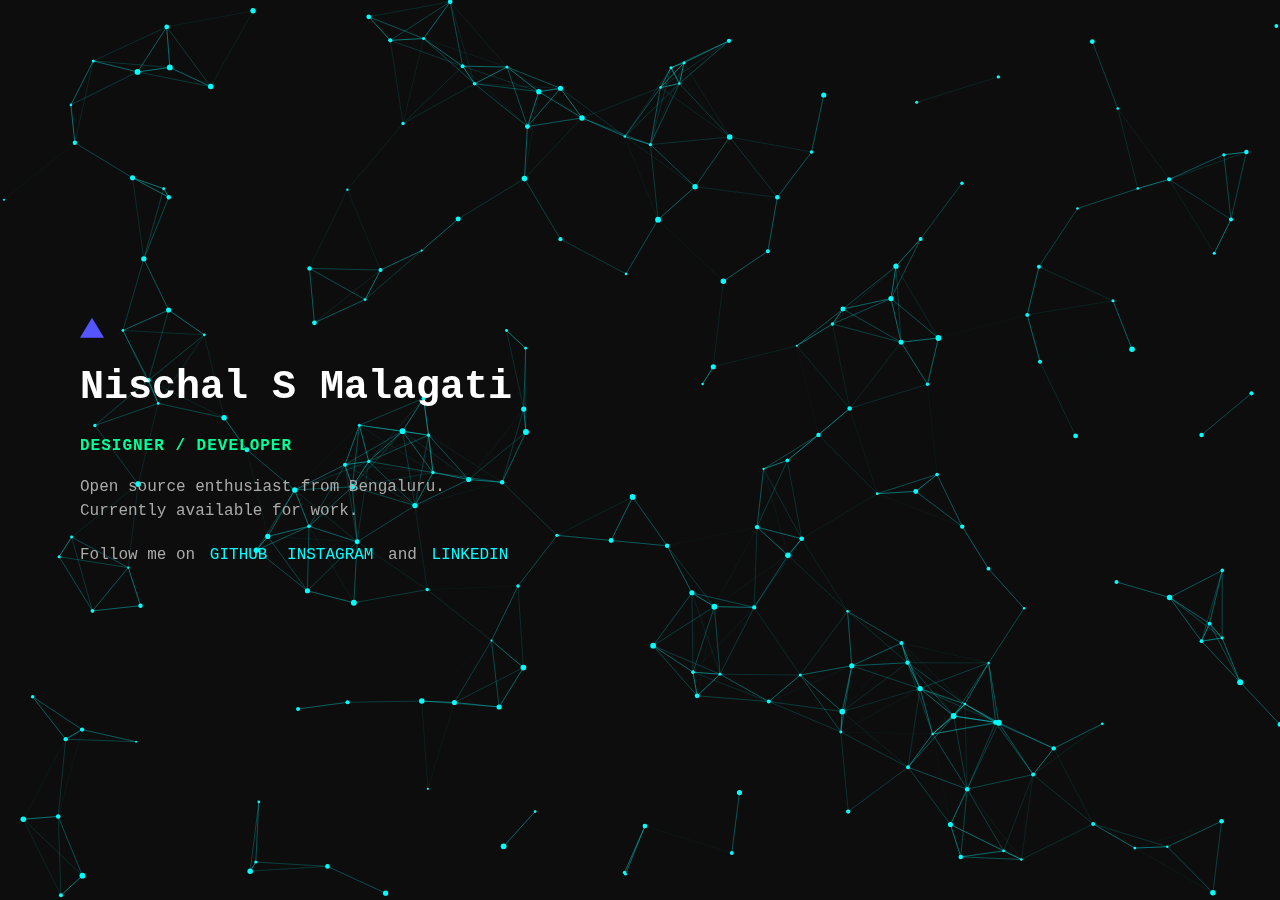
<file: index.html>
<!DOCTYPE html>
<html lang="en">
<head>
  <meta charset="UTF-8">
  <title>Dynamic Particles</title>
  <link rel="stylesheet" href="style.css">
</head>
<body>

<canvas id="particle-canvas"></canvas>

<div class="container">
  <div class="triangle"></div>
  <h1 style="color: white;">Nischal S Malagati</h1>
  <h2>DESIGNER / DEVELOPER</h2>
  <p>
    Open source enthusiast from Bengaluru.<br>
    Currently available for work.
  </p>
  <p>
    Follow me on <a href="https://github.com/N1sChaLLL" target="_blank">GITHUB</a>
    <a href="https://www.instagram.com/n1schal_/" target="_blank">INSTAGRAM</a>
    and <a href="https://www.linkedin.com/in/nischal-malagati-65aa59252/" target="_blank">LINKEDIN</a>
  </p>
</div>

<script src="new.js"></script>

</body>
</html>
</file>
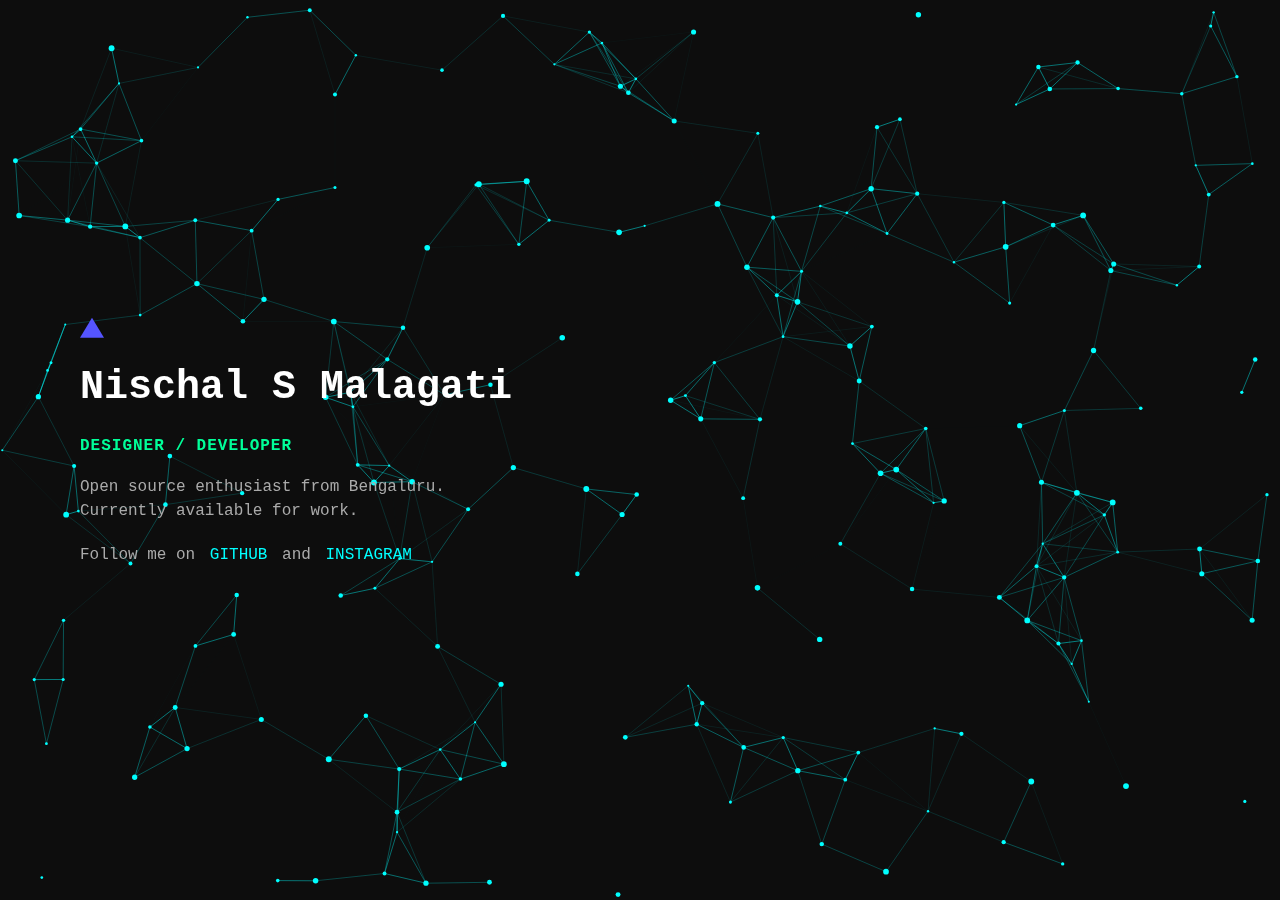
<file: profile.html>
<!DOCTYPE html>
<html lang="en">
<head>
  <meta charset="UTF-8">
  <title>Dynamic Particles</title>
  <link rel="stylesheet" href="style.css">
</head>
<body>

<canvas id="particle-canvas"></canvas>

<div class="container">
  <div class="triangle"></div>
  <h1 style="color: white;">Nischal S Malagati</h1>
  <h2>DESIGNER / DEVELOPER</h2>
  <p>
    Open source enthusiast from Bengaluru.<br>
    Currently available for work.
  </p>
  <p>
    Follow me on <a href="https://github.com/N1sChaLLL" target="_blank">GITHUB</a>
    and <a href="https://www.instagram.com/n1schal_/" target="_blank">INSTAGRAM</a>
  </p>
</div>

<script src="new.js"></script>

</body>
</html>
</file>
<file: style.css>
html, body {
      margin: 0;
      padding: 0;
      height: 100%;
      overflow: hidden;
      background-color: #0d0d0d;
      font-family: 'Courier New', monospace;
      color: white;
    }

    canvas {
      position: fixed;
      top: 0;
      left: 0;
      z-index: 0;
      background: transparent;
    }

    .container {
      position: absolute;
      left: 80px;
      top: 50%;
      transform: translateY(-50%);
      max-width: 600px;
    }

    h1 {
      color: #00ff99;
      font-size: 2.5rem;
    }

    h2 {
      color: #00ff99;
      font-size: 1rem;
      margin-top: 10px;
      letter-spacing: 1px;
    }

    p {
      color: #aaa;
      margin-top: 20px;
      line-height: 1.5;
    }

    a {
      color: #00ffff;
      text-decoration: none;
      margin: 0 5px;
    }

    .triangle {
      width: 0;
      height: 0;
      border-left: 12px solid transparent;
      border-right: 12px solid transparent;
      border-bottom: 20px solid #5555ff;
      margin-bottom: 20px;
      animation: float 2s infinite ease-in-out;
    }

    @keyframes float {
      0%, 100% {
        transform: translateY(0);
      }
      50% {
        transform: translateY(-30px);
      }
    }

    .container a:hover {
      background-color: yellow;
      color: black;
    }
</file>
